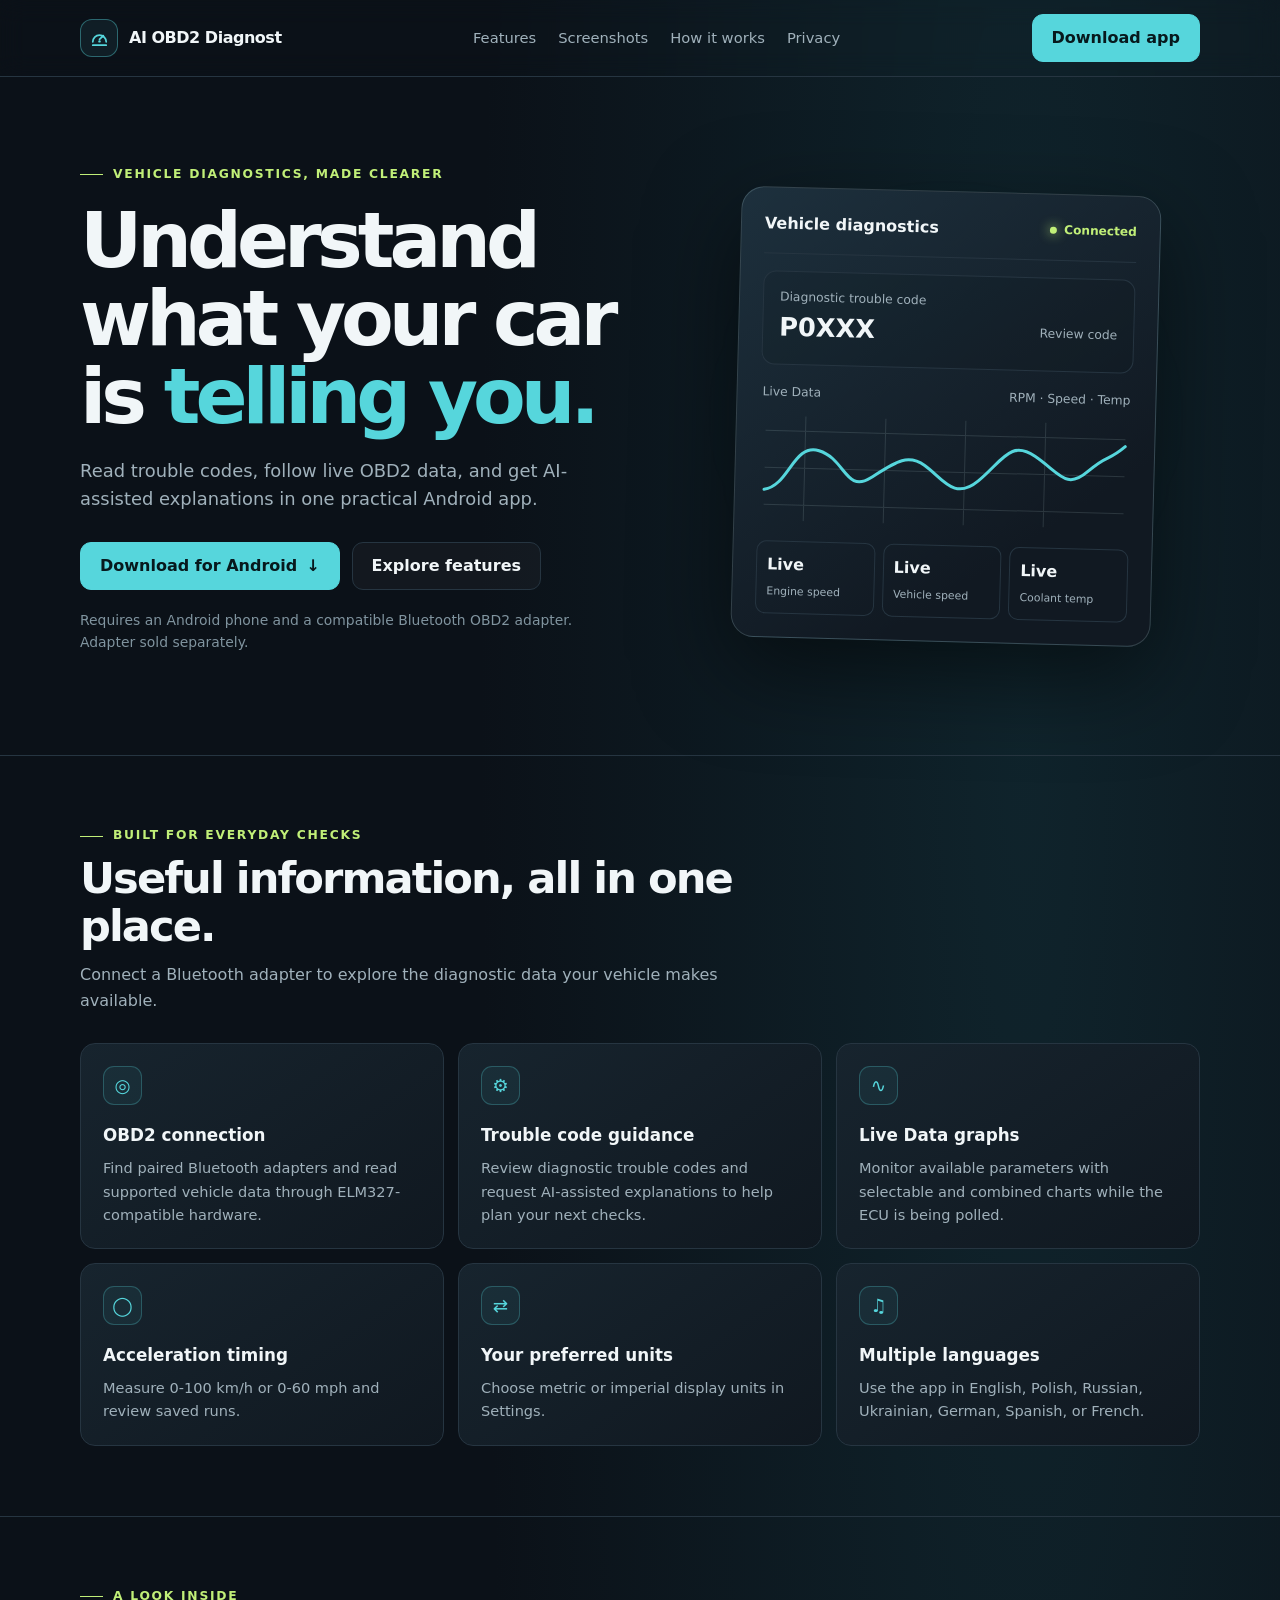
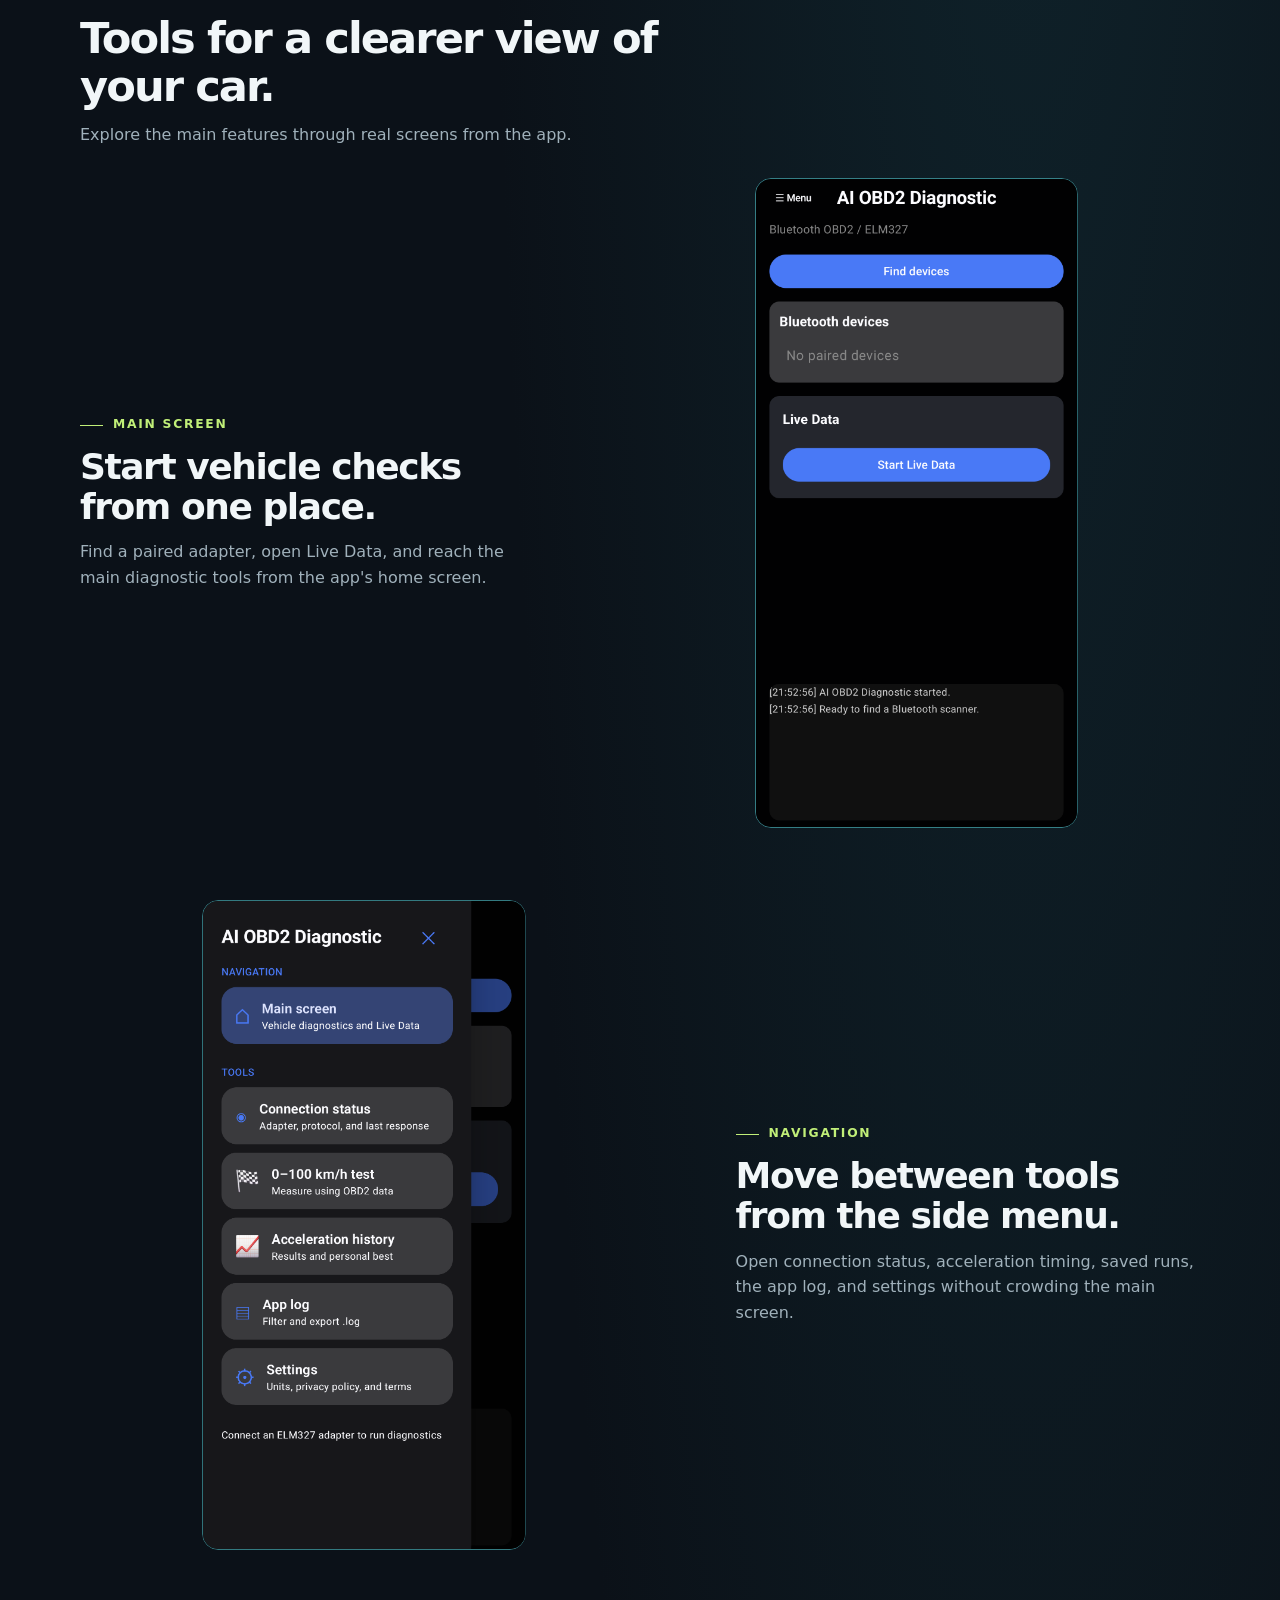
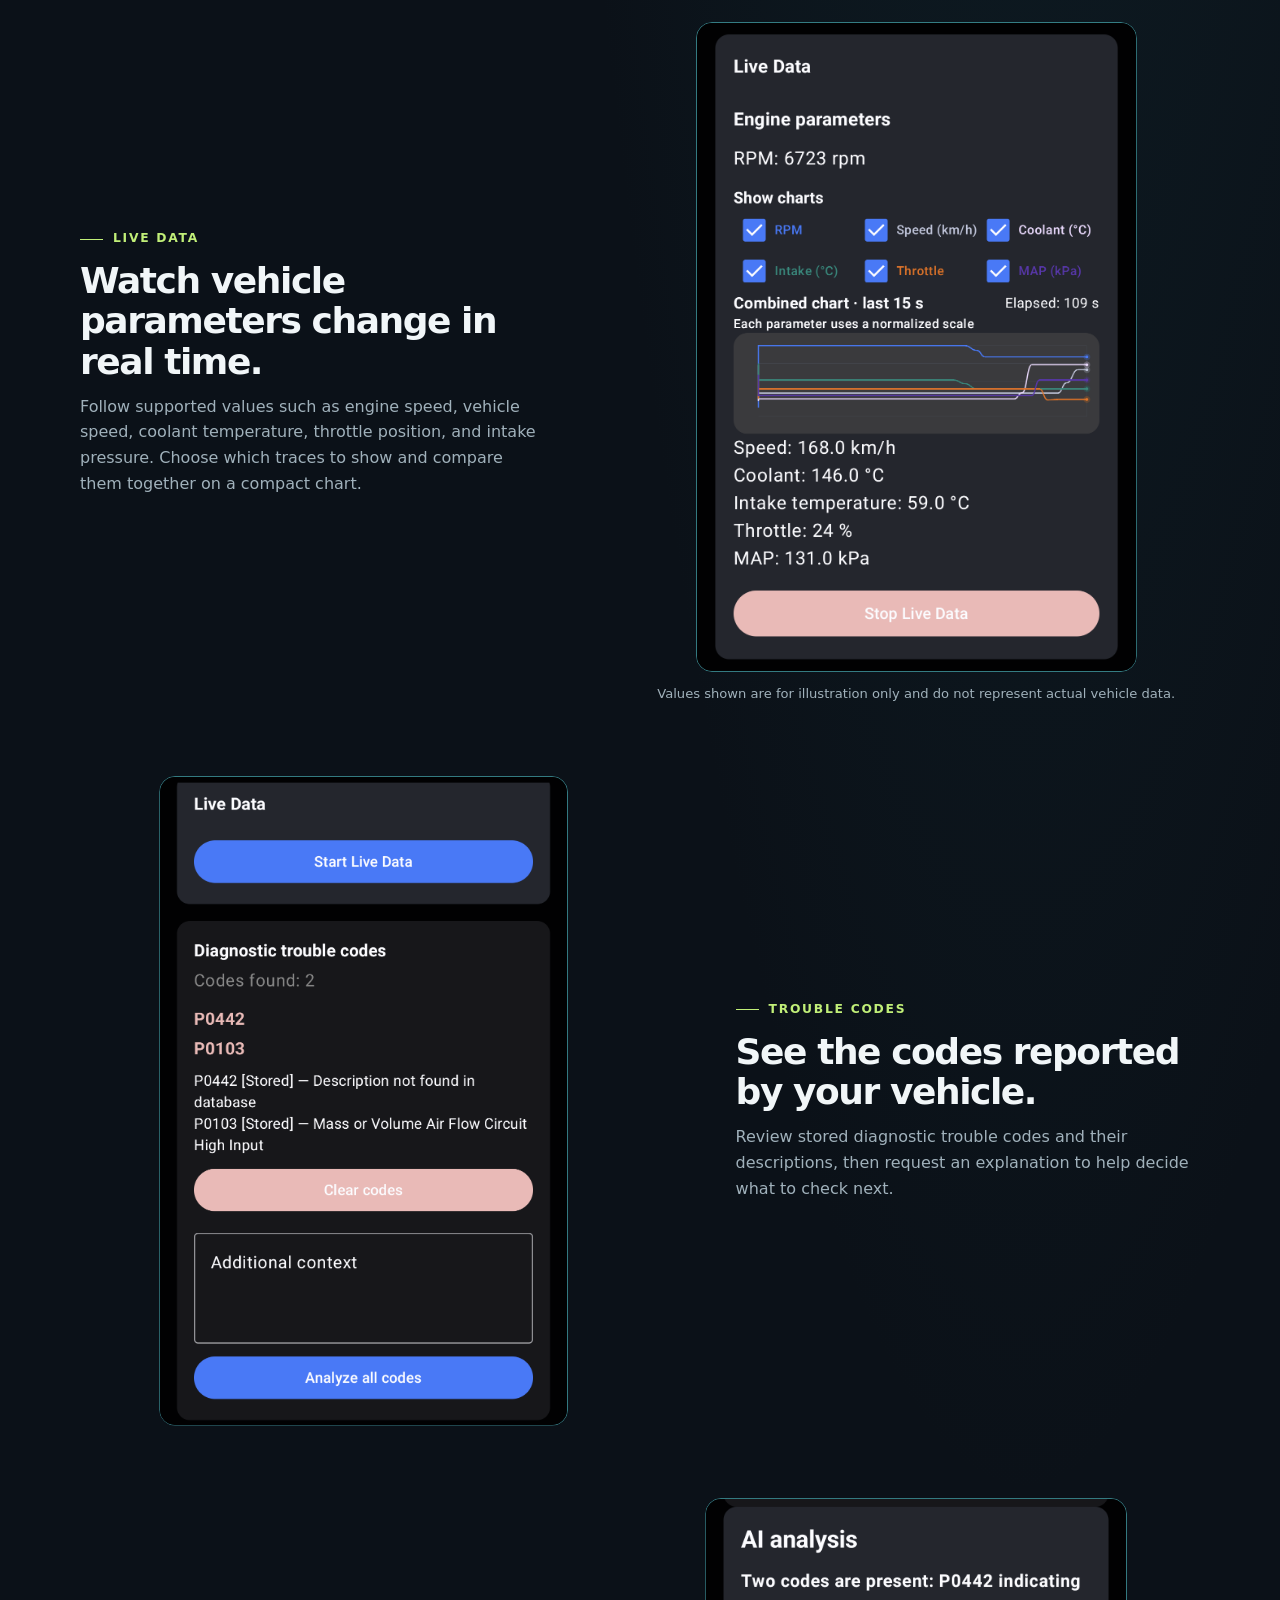
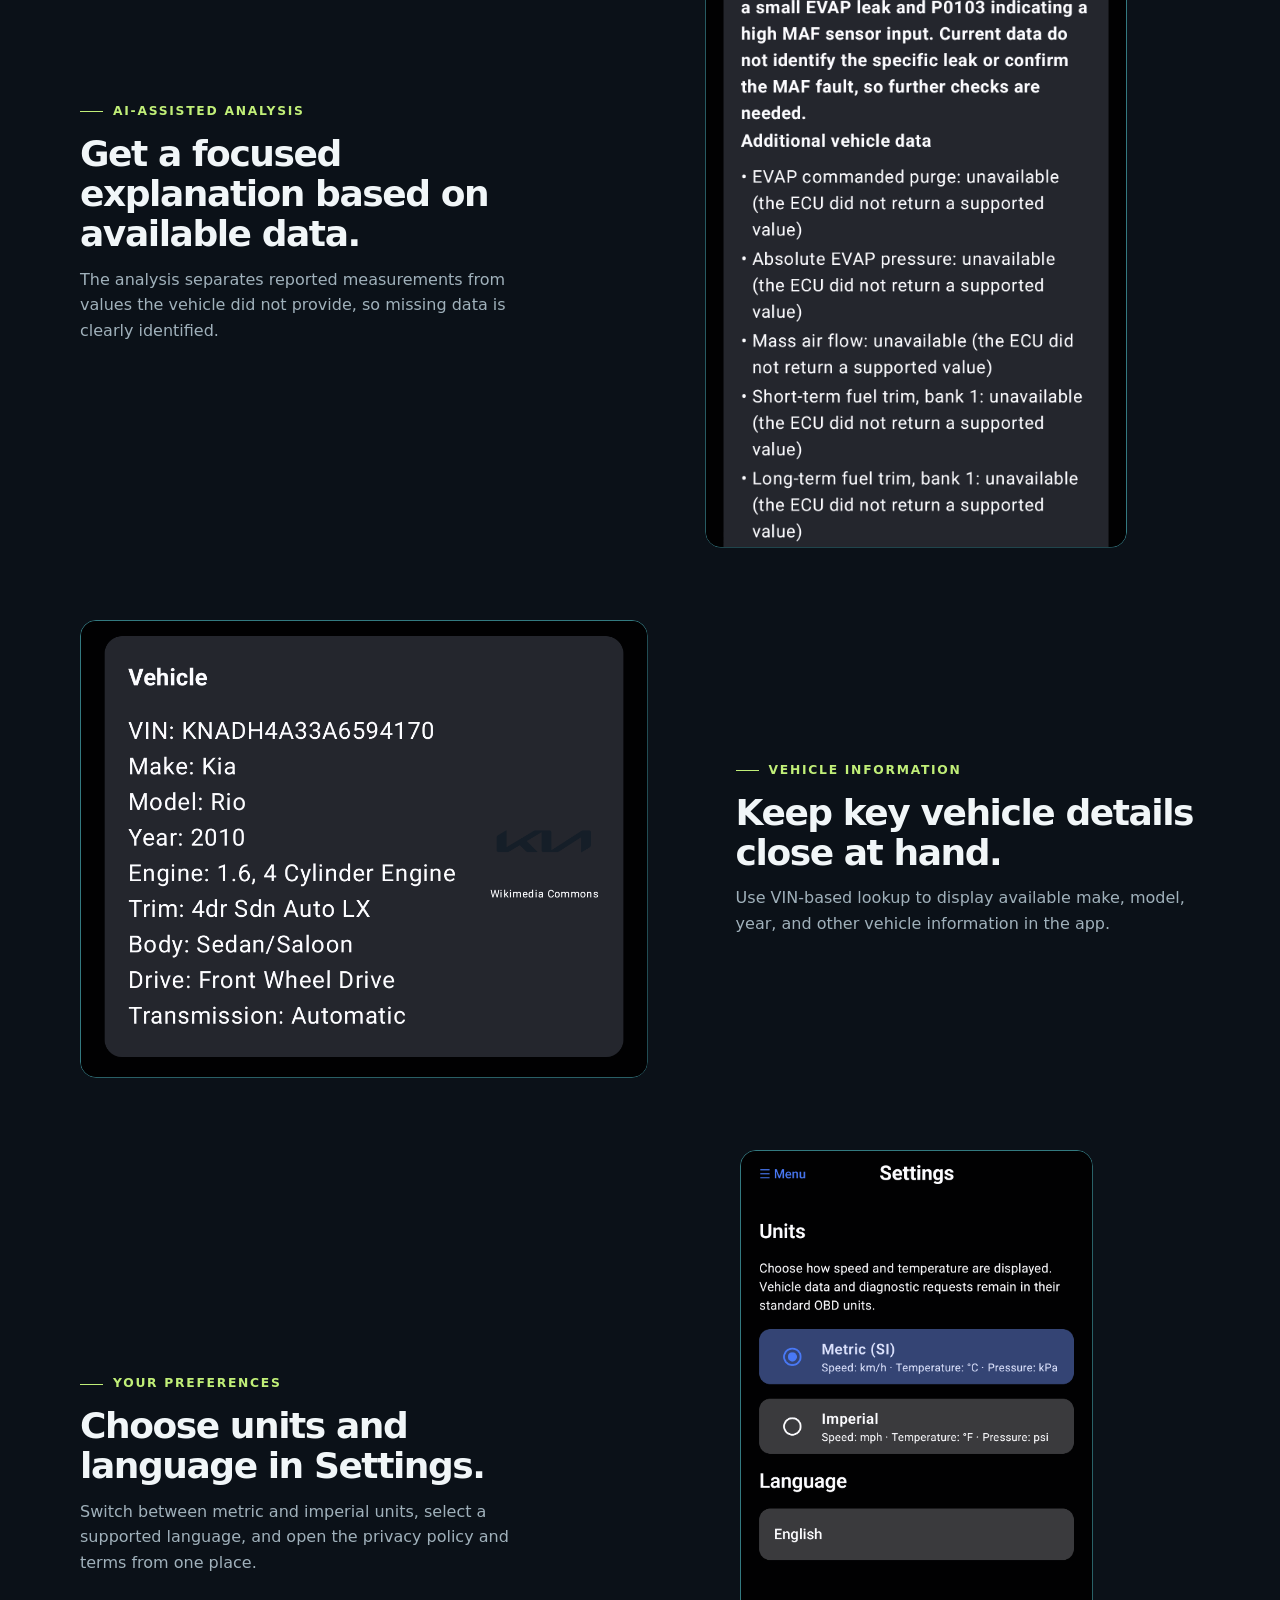
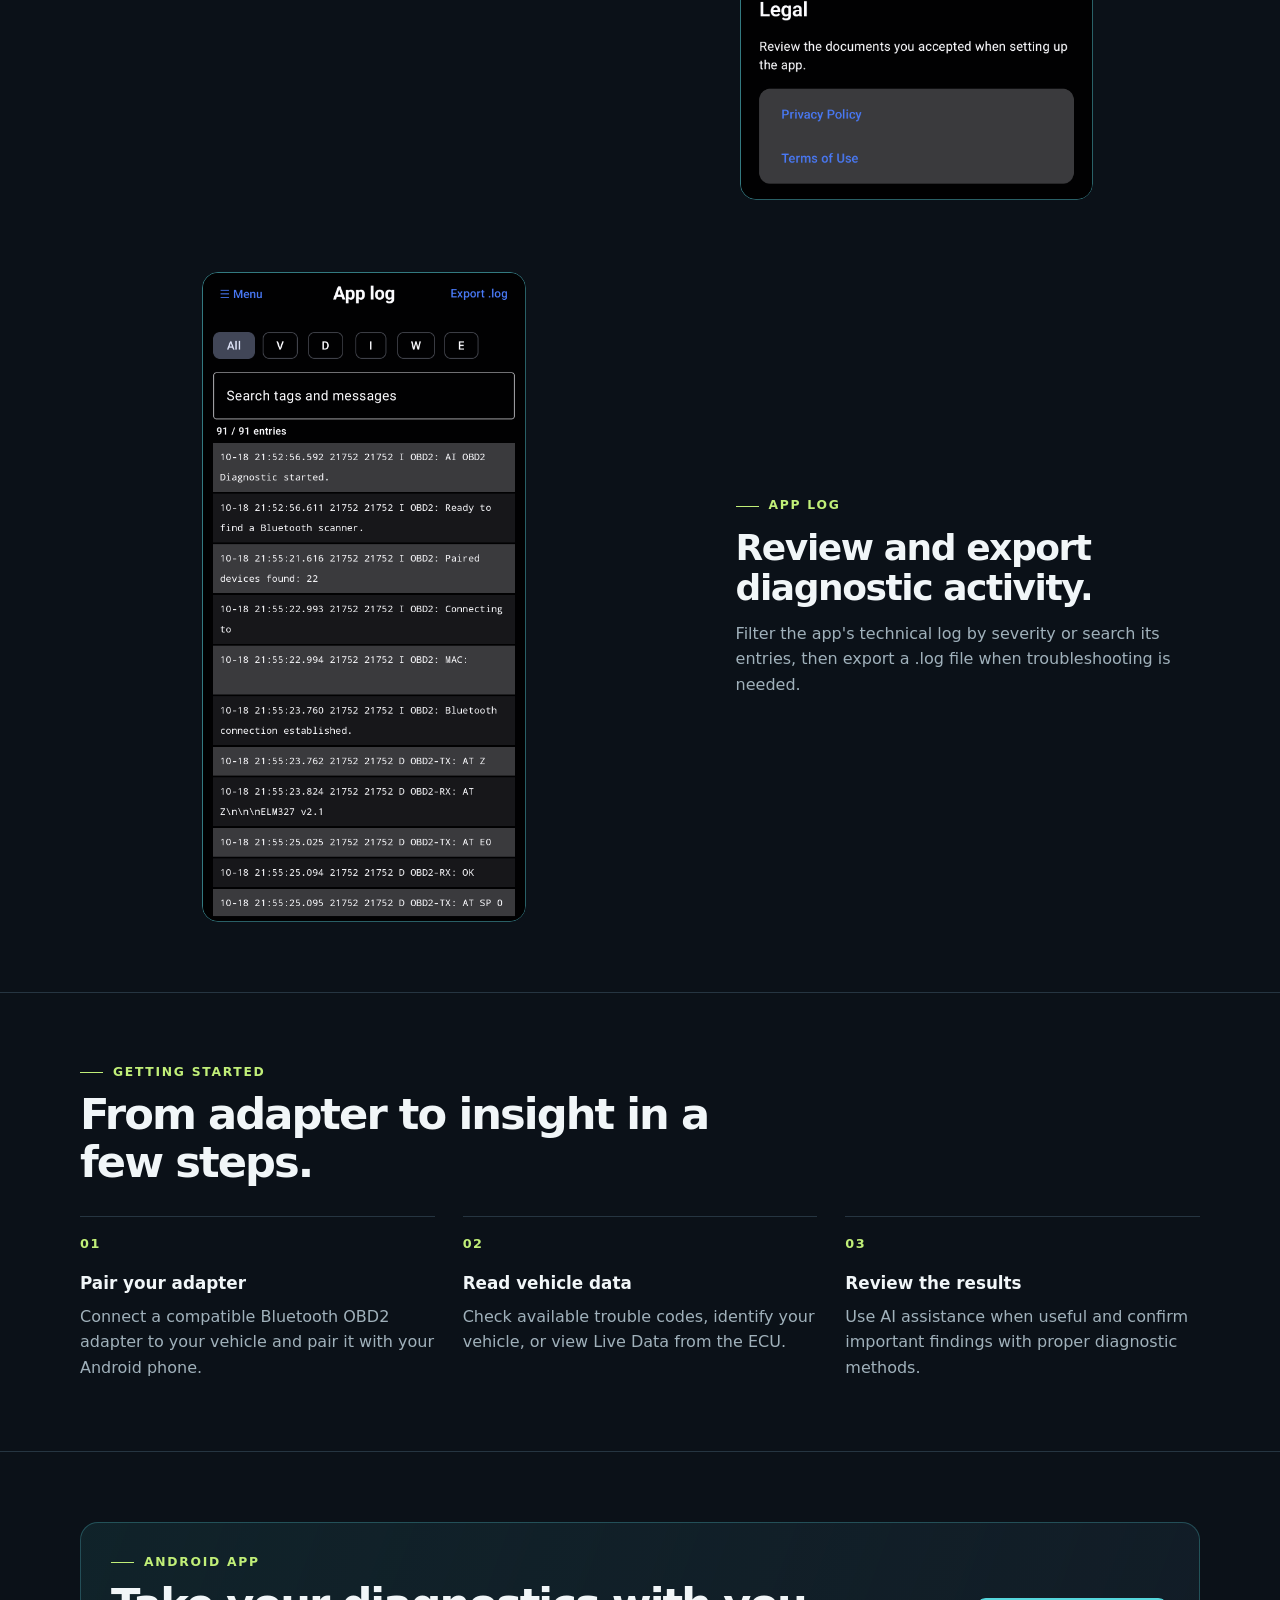
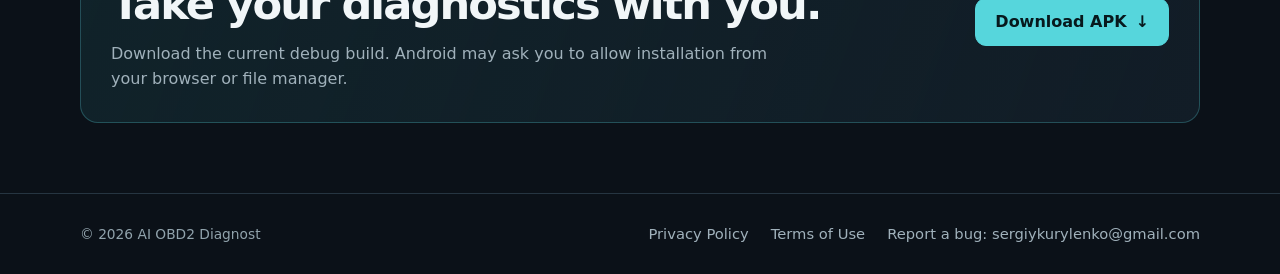
<file: obd2/index.html>
<!doctype html>
<html lang="en">
<head>
  <meta charset="utf-8">
  <meta name="viewport" content="width=device-width, initial-scale=1">
  <link rel="icon" type="image/png" href="assets/icon/icon.png">
  <meta name="theme-color" content="#0b1118">
  <meta name="description" content="Read OBD2 trouble codes, view live vehicle data, and get AI-assisted diagnostic explanations with AI OBD2 Diagnost.">
  <title>AI OBD2 Diagnost | Vehicle insights</title>
  <link rel="stylesheet" href="styles.css?v=9">
  <script src="script.js" defer></script>
</head>
<body>
  <header class="top">
    <nav class="wrap navigation" aria-label="Main navigation">
      <a class="brand" href="#top">
        <span class="logo" aria-hidden="true">
          <svg viewBox="0 0 24 24" fill="none">
            <path d="M5 15.5a7 7 0 1 1 14 0M12 13l4-4M5 19h14" stroke="currentColor" stroke-width="1.8" stroke-linecap="round" />
            <circle cx="12" cy="15" r="1.3" fill="currentColor" />
          </svg>
        </span>
        <span>AI OBD2 Diagnost</span>
      </a>
      <div class="navigation-links">
        <a href="#features">Features</a>
        <a href="#screenshots">Screenshots</a>
        <a href="#steps">How it works</a>
        <a href="legal.html#privacy-policy">Privacy</a>
      </div>
      <a class="button button-primary navigation-download" href="AI_OBD2_DIAGNOST_v0.1.apk" download>
        Download app
      </a>
    </nav>
  </header>

  <main id="top">
    <section class="hero wrap">
      <div class="hero-copy reveal">
        <div class="eyebrow">Vehicle diagnostics, made clearer</div>
        <h1>Understand what your car is <span>telling you.</span></h1>
        <p class="lead">
          Read trouble codes, follow live OBD2 data, and get AI-assisted explanations in one practical Android app.
        </p>
        <div class="actions">
          <a class="button button-primary" href="AI_OBD2_DIAGNOST_v0.1.apk" download>
            Download for Android <span aria-hidden="true">&#8595;</span>
          </a>
          <a class="button button-secondary" href="#features">Explore features</a>
        </div>
        <p class="note">
          Requires an Android phone and a compatible Bluetooth OBD2 adapter. Adapter sold separately.
        </p>
      </div>

      <div class="device" aria-label="Illustration of vehicle diagnostics">
        <div class="device-glow" aria-hidden="true"></div>
        <div class="mock-screen">
          <div class="mock-header">
            <span>Vehicle diagnostics</span>
            <span class="connected">Connected</span>
          </div>
          <div class="code-card">
            <div class="muted-label">Diagnostic trouble code</div>
            <div class="code-row">
              <span class="diagnostic-code">P0XXX</span>
              <span class="muted-label">Review code</span>
            </div>
          </div>
          <div class="chart-label">
            <span>Live Data</span>
            <span>RPM &#183; Speed &#183; Temp</span>
          </div>
          <svg class="chart" viewBox="0 0 360 105" role="img" aria-label="Illustrative live data chart">
            <path class="chart-grid" d="M0 15H360M0 52H360M0 89H360M40 0V105M120 0V105M200 0V105M280 0V105" />
            <path class="chart-line" d="M0 74C25 70 28 27 54 34S82 76 106 60 142 34 160 46 190 81 214 60 245 18 270 34 302 67 323 48 342 38 360 22" />
          </svg>
          <div class="metrics">
            <div class="metric"><b>Live</b><small>Engine speed</small></div>
            <div class="metric"><b>Live</b><small>Vehicle speed</small></div>
            <div class="metric"><b>Live</b><small>Coolant temp</small></div>
          </div>
        </div>
      </div>
    </section>

    <section class="section" id="features">
      <div class="wrap">
        <div class="section-heading reveal">
          <div class="eyebrow">Built for everyday checks</div>
          <h2>Useful information, all in one place.</h2>
          <p>Connect a Bluetooth adapter to explore the diagnostic data your vehicle makes available.</p>
        </div>
        <div class="features-grid">
          <article class="feature-card reveal">
            <div class="feature-icon" aria-hidden="true">&#9678;</div>
            <h3>OBD2 connection</h3>
            <p>Find paired Bluetooth adapters and read supported vehicle data through ELM327-compatible hardware.</p>
          </article>
          <article class="feature-card reveal">
            <div class="feature-icon" aria-hidden="true">&#9881;</div>
            <h3>Trouble code guidance</h3>
            <p>Review diagnostic trouble codes and request AI-assisted explanations to help plan your next checks.</p>
          </article>
          <article class="feature-card reveal">
            <div class="feature-icon" aria-hidden="true">&#8767;</div>
            <h3>Live Data graphs</h3>
            <p>Monitor available parameters with selectable and combined charts while the ECU is being polled.</p>
          </article>
          <article class="feature-card reveal">
            <div class="feature-icon" aria-hidden="true">&#9711;</div>
            <h3>Acceleration timing</h3>
            <p>Measure 0-100 km/h or 0-60 mph and review saved runs.</p>
          </article>
          <article class="feature-card reveal">
            <div class="feature-icon" aria-hidden="true">&#8644;</div>
            <h3>Your preferred units</h3>
            <p>Choose metric or imperial display units in Settings.</p>
          </article>
          <article class="feature-card reveal">
            <div class="feature-icon" aria-hidden="true">&#9835;</div>
            <h3>Multiple languages</h3>
            <p>Use the app in English, Polish, Russian, Ukrainian, German, Spanish, or French.</p>
          </article>
        </div>
      </div>
    </section>

    <section class="section" id="screenshots">
      <div class="wrap">
        <div class="section-heading reveal">
          <div class="eyebrow">A look inside</div>
          <h2>Tools for a clearer view of your car.</h2>
          <p>Explore the main features through real screens from the app.</p>
        </div>
        <div class="showcase-list">
          <article class="showcase-row reveal">
            <div class="showcase-copy">
              <div class="eyebrow">Main screen</div>
              <h3>Start vehicle checks from one place.</h3>
              <p>Find a paired adapter, open Live Data, and reach the main diagnostic tools from the app's home screen.</p>
            </div>
            <div class="showcase-media">
              <img src="screenshots/main.png" alt="Main screen with Bluetooth discovery and Live Data controls" loading="lazy">
            </div>
          </article>
          <article class="showcase-row showcase-row-reverse reveal">
            <div class="showcase-copy">
              <div class="eyebrow">Navigation</div>
              <h3>Move between tools from the side menu.</h3>
              <p>Open connection status, acceleration timing, saved runs, the app log, and settings without crowding the main screen.</p>
            </div>
            <div class="showcase-media">
              <img src="screenshots/menu.png" alt="Side menu with the app's diagnostic tools" loading="lazy">
            </div>
          </article>
          <article class="showcase-row reveal">
            <div class="showcase-copy">
              <div class="eyebrow">Live Data</div>
              <h3>Watch vehicle parameters change in real time.</h3>
              <p>Follow supported values such as engine speed, vehicle speed, coolant temperature, throttle position, and intake pressure. Choose which traces to show and compare them together on a compact chart.</p>
            </div>
            <div class="showcase-media">
              <img src="screenshots/live-data.png" alt="Live Data screen with selectable parameters and a combined chart" loading="lazy">
              <p class="image-note">Values shown are for illustration only and do not represent actual vehicle data.</p>
            </div>
          </article>
          <article class="showcase-row showcase-row-reverse reveal">
            <div class="showcase-copy">
              <div class="eyebrow">Trouble codes</div>
              <h3>See the codes reported by your vehicle.</h3>
              <p>Review stored diagnostic trouble codes and their descriptions, then request an explanation to help decide what to check next.</p>
            </div>
            <div class="showcase-media">
              <img src="screenshots/error-code.png" alt="Diagnostic trouble code list with analysis controls" loading="lazy">
            </div>
          </article>
          <article class="showcase-row reveal">
            <div class="showcase-copy">
              <div class="eyebrow">AI-assisted analysis</div>
              <h3>Get a focused explanation based on available data.</h3>
              <p>The analysis separates reported measurements from values the vehicle did not provide, so missing data is clearly identified.</p>
            </div>
            <div class="showcase-media">
              <img src="screenshots/ai-analysis.png" alt="AI diagnostic summary and unavailable vehicle data" loading="lazy">
            </div>
          </article>
          <article class="showcase-row showcase-row-reverse reveal">
            <div class="showcase-copy">
              <div class="eyebrow">Vehicle information</div>
              <h3>Keep key vehicle details close at hand.</h3>
              <p>Use VIN-based lookup to display available make, model, year, and other vehicle information in the app.</p>
            </div>
            <div class="showcase-media">
              <img src="screenshots/vin-analyzer.png" alt="Vehicle details displayed after VIN lookup" loading="lazy">
            </div>
          </article>
          <article class="showcase-row reveal">
            <div class="showcase-copy">
              <div class="eyebrow">Your preferences</div>
              <h3>Choose units and language in Settings.</h3>
              <p>Switch between metric and imperial units, select a supported language, and open the privacy policy and terms from one place.</p>
            </div>
            <div class="showcase-media">
              <img src="screenshots/settings.png" alt="Settings for units, language, privacy policy, and terms" loading="lazy">
            </div>
          </article>
          <article class="showcase-row showcase-row-reverse reveal">
            <div class="showcase-copy">
              <div class="eyebrow">App log</div>
              <h3>Review and export diagnostic activity.</h3>
              <p>Filter the app's technical log by severity or search its entries, then export a .log file when troubleshooting is needed.</p>
            </div>
            <div class="showcase-media">
              <img src="screenshots/app-log.png" alt="Application log with severity filters and export control" loading="lazy">
            </div>
          </article>
        </div>
      </div>
    </section>

    <section class="section" id="steps">
      <div class="wrap">
        <div class="section-heading reveal">
          <div class="eyebrow">Getting started</div>
          <h2>From adapter to insight in a few steps.</h2>
        </div>
        <div class="steps-grid">
          <article class="step-card reveal">
            <h3>Pair your adapter</h3>
            <p>Connect a compatible Bluetooth OBD2 adapter to your vehicle and pair it with your Android phone.</p>
          </article>
          <article class="step-card reveal">
            <h3>Read vehicle data</h3>
            <p>Check available trouble codes, identify your vehicle, or view Live Data from the ECU.</p>
          </article>
          <article class="step-card reveal">
            <h3>Review the results</h3>
            <p>Use AI assistance when useful and confirm important findings with proper diagnostic methods.</p>
          </article>
        </div>
      </div>
    </section>

    <section class="section">
      <div class="wrap download-panel reveal">
        <div>
          <div class="eyebrow">Android app</div>
          <h2>Take your diagnostics with you.</h2>
          <p>Download the current debug build. Android may ask you to allow installation from your browser or file manager.</p>
        </div>
        <a class="button button-primary" href="AI_OBD2_DIAGNOST_v0.1.apk" download>
          Download APK <span aria-hidden="true">&#8595;</span>
        </a>
      </div>
    </section>
  </main>

  <footer class="footer">
    <div class="wrap footer-content">
      <span>&copy; <span id="year"></span> AI OBD2 Diagnost</span>
      <div class="footer-links">
        <a href="legal.html#privacy-policy">Privacy Policy</a>
        <a href="legal.html#terms-of-use">Terms of Use</a>
        <a href="mailto:sergiykurylenko@gmail.com?subject=AI%20OBD2%20Diagnostic%20bug%20report">Report a bug: sergiykurylenko@gmail.com</a>
      </div>
    </div>
  </footer>
</body>
</html>
</file>
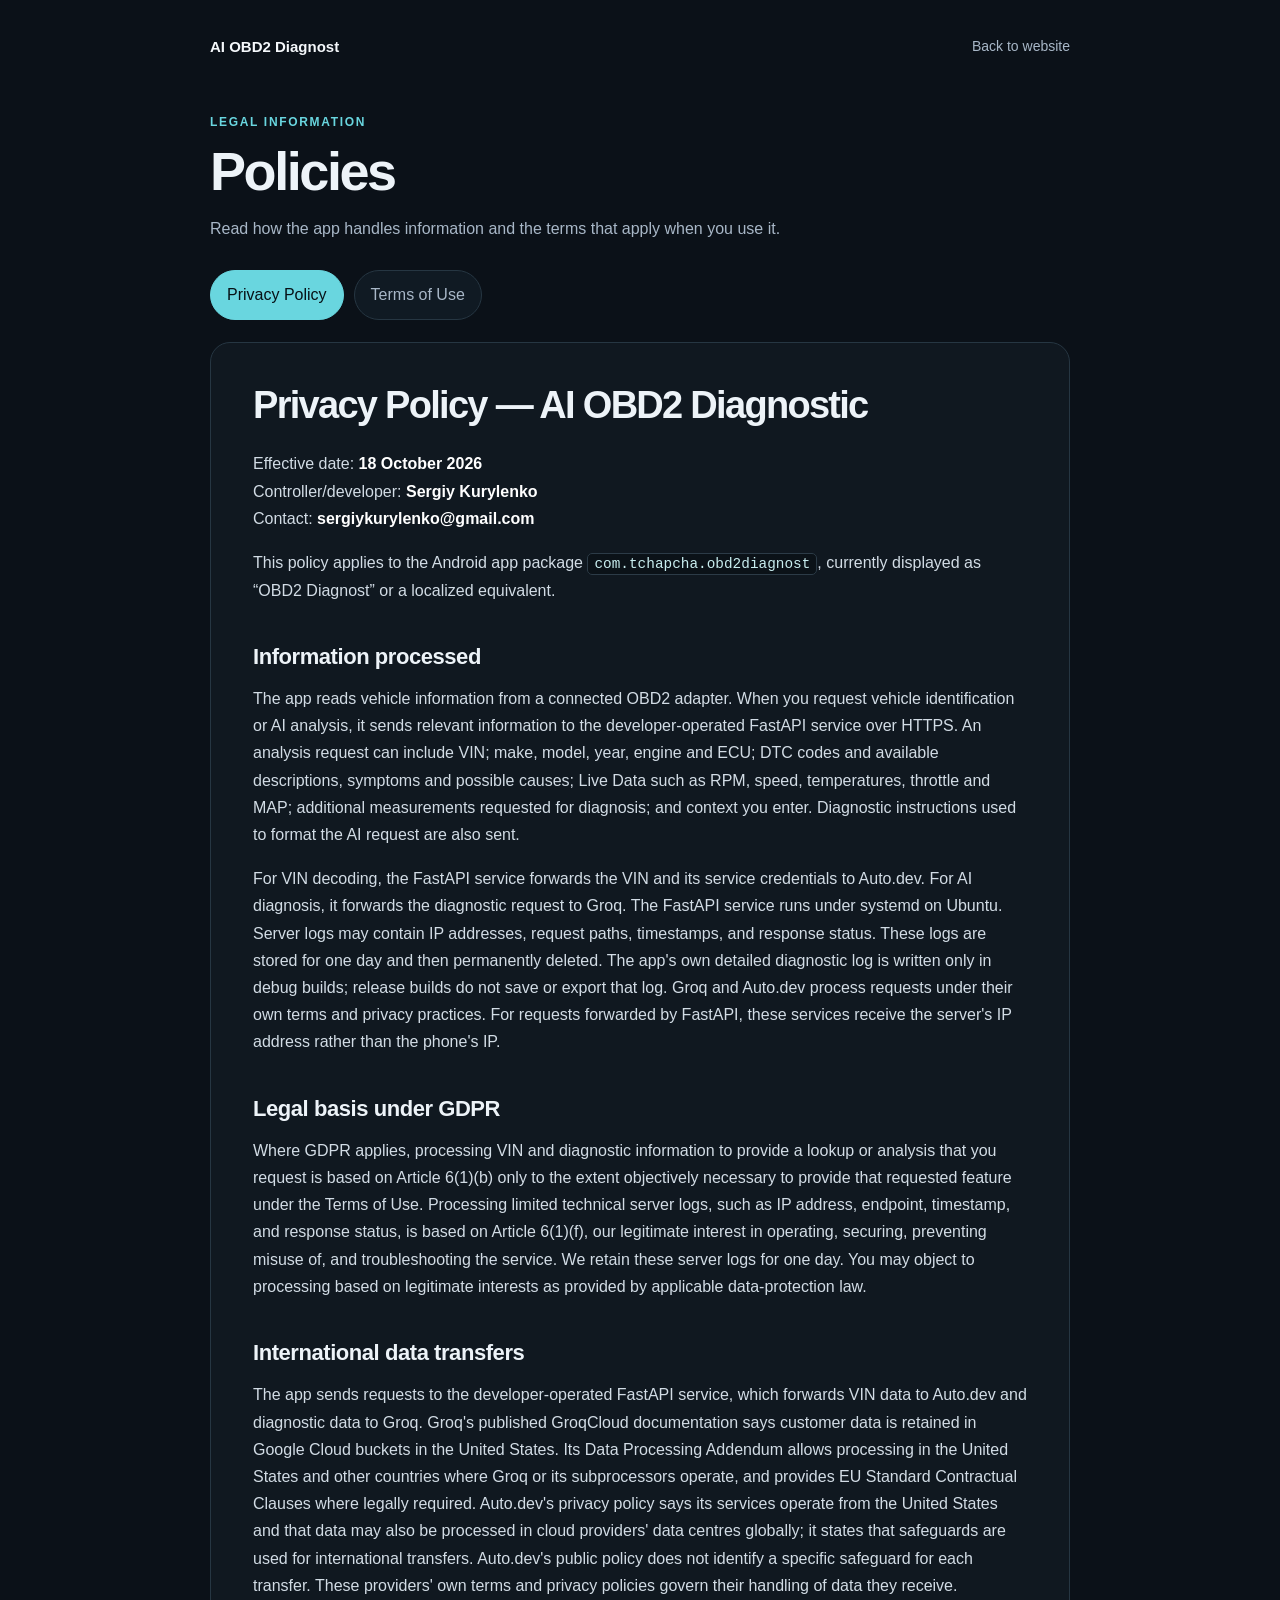
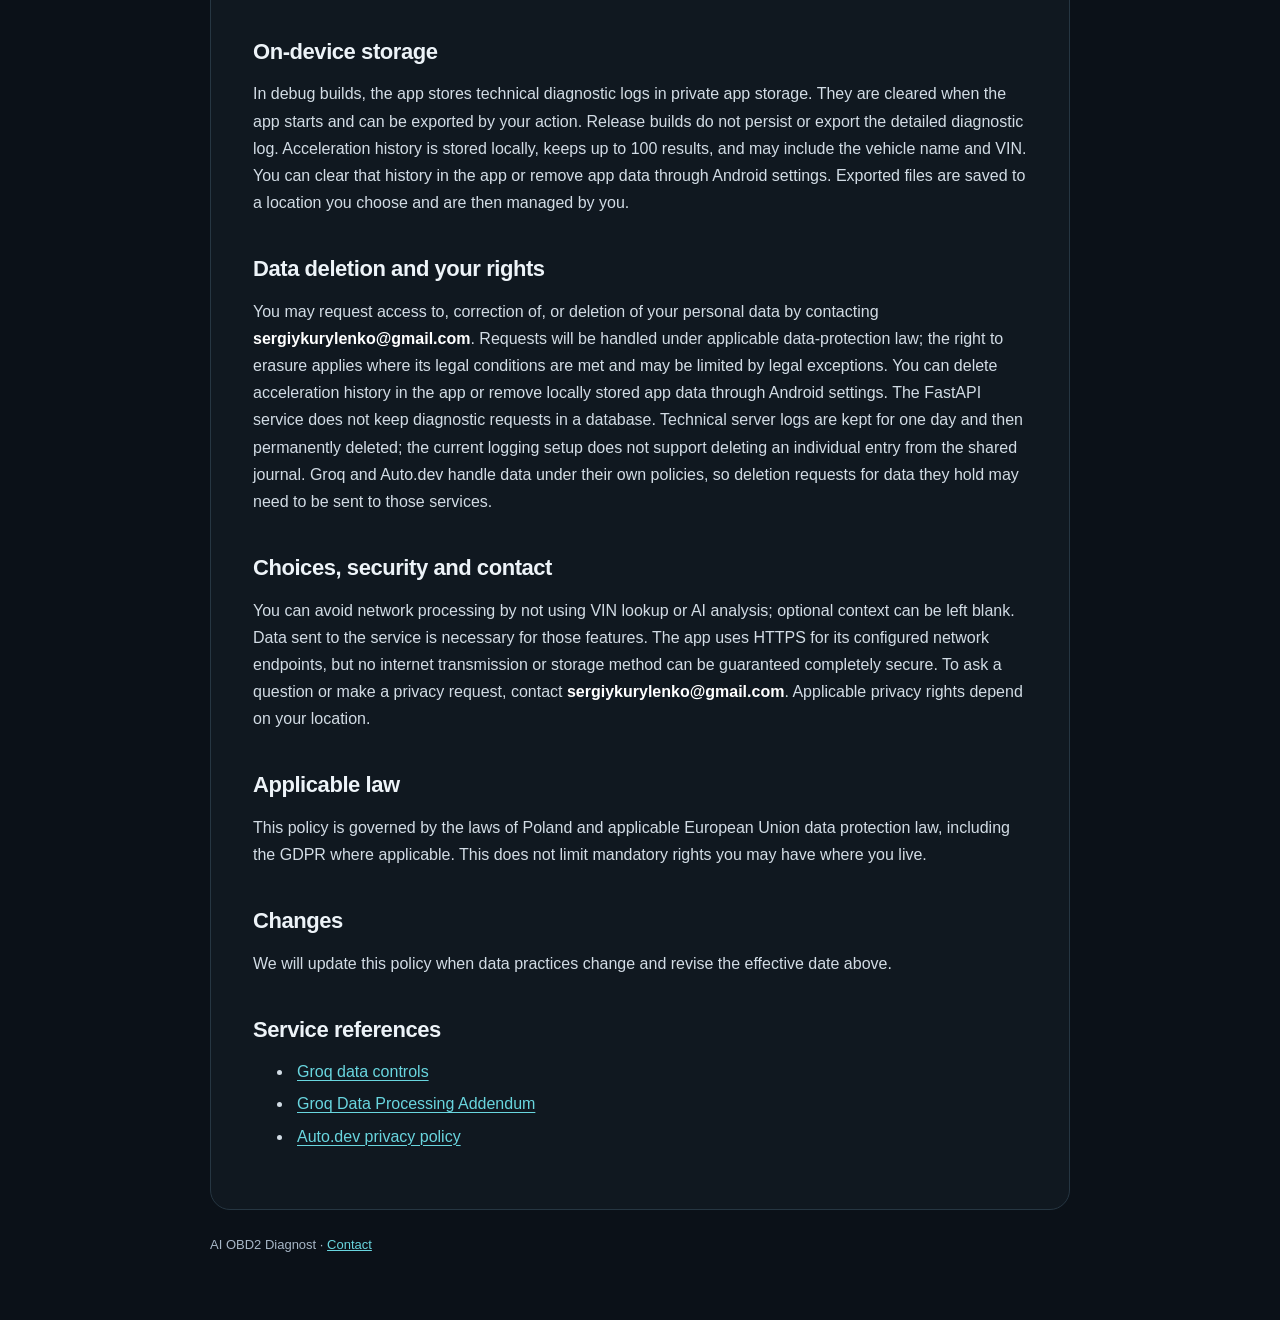
<file: obd2/legal.html>
<!doctype html>
<html lang="en">
<head>
  <meta charset="utf-8">
  <meta name="viewport" content="width=device-width, initial-scale=1">
  <link rel="icon" type="image/png" href="assets/icon/icon.png">
  <meta name="theme-color" content="#0b1118">
  <meta name="description" content="Privacy Policy and Terms of Use for AI OBD2 Diagnost.">
  <title>Policies | AI OBD2 Diagnost</title>
  <style>
    :root {
      color-scheme: dark;
      font-family: Inter, -apple-system, BlinkMacSystemFont, "Segoe UI", sans-serif;
      color: #edf3f8;
      background: #0b1118;
      font-synthesis: none;
      text-rendering: optimizeLegibility;
      --muted: #a8b7c7;
      --line: #263642;
      --accent: #69d6df;
    }
    * { box-sizing: border-box; }
    body { margin: 0; min-height: 100vh; line-height: 1.7; }
    a { color: var(--accent); }
    .page { width: min(860px, calc(100% - 36px)); margin: 0 auto; padding: 34px 0 64px; }
    .top { display: flex; align-items: center; justify-content: space-between; gap: 20px; margin-bottom: 52px; }
    .brand { color: #f5f8fb; font-size: 15px; font-weight: 700; text-decoration: none; }
    .back { color: var(--muted); font-size: 14px; text-decoration: none; }
    .back:hover, a:hover { color: #fff; }
    .eyebrow { margin: 0 0 10px; color: var(--accent); font-size: 12px; font-weight: 750; letter-spacing: .14em; text-transform: uppercase; }
    h1 { margin: 0; font-size: clamp(34px, 7vw, 54px); letter-spacing: -.045em; line-height: 1.1; }
    .intro { margin: 14px 0 28px; color: var(--muted); }
    .tabs { display: flex; flex-wrap: wrap; gap: 10px; margin: 0 0 22px; }
    .tab { padding: 10px 16px; border: 1px solid var(--line); border-radius: 999px; color: var(--muted); background: #101a23; font: inherit; cursor: pointer; transition: border-color .2s, color .2s, background .2s; }
    .tab:hover { border-color: #438d98; color: #fff; }
    .tab[aria-selected="true"] { border-color: var(--accent); color: #071116; background: var(--accent); }
    article { min-height: 300px; padding: clamp(22px, 5vw, 42px); border: 1px solid var(--line); border-radius: 20px; background: #101820; }
    article h1 { margin: 0 0 24px; font-size: clamp(27px, 5vw, 38px); }
    article h2 { margin: 34px 0 10px; font-size: 22px; letter-spacing: -.02em; }
    article h3 { margin: 26px 0 8px; font-size: 18px; }
    article p, article ul, article ol { margin: 0 0 17px; color: #d2dce5; }
    article li { margin: 5px 0; padding-left: 4px; }
    article strong { color: #fff; }
    article code { padding: 2px 6px; border: 1px solid #2c3b47; border-radius: 5px; color: #c9eef0; background: #0b1218; font-family: ui-monospace, SFMono-Regular, Consolas, monospace; font-size: .9em; }
    article a { text-decoration-thickness: 1px; text-underline-offset: 3px; }
    .status { color: var(--muted); }
    .status[hidden], article[hidden] { display: none; }
    footer { margin-top: 24px; color: var(--muted); font-size: 13px; }
    @media (max-width: 520px) { .page { padding-top: 22px; } .top { margin-bottom: 38px; } }
  </style>
</head>
<body>
  <div class="page">
    <header class="top">
      <a class="brand" href="index.html">AI OBD2 Diagnost</a>
      <a class="back" href="index.html">Back to website</a>
    </header>
    <main>
      <p class="eyebrow">Legal information</p>
      <h1>Policies</h1>
      <p class="intro">Read how the app handles information and the terms that apply when you use it.</p>
      <nav class="tabs" aria-label="Select a document">
        <button class="tab" id="privacy-tab" type="button" role="tab" aria-controls="privacy-document">Privacy Policy</button>
        <button class="tab" id="terms-tab" type="button" role="tab" aria-controls="terms-document">Terms of Use</button>
      </nav>
      <p class="status" id="status" role="status">Loading documentвЂ¦</p>
      <article id="privacy-document" aria-labelledby="privacy-tab" hidden></article>
      <article id="terms-document" aria-labelledby="terms-tab" hidden></article>
    </main>
    <footer>AI OBD2 Diagnost · <a href="mailto:sergiykurylenko@gmail.com">Contact</a></footer>
  </div>
  <script>
    const documents = {
      privacy: { file: "privacy-policy.md", tab: "privacy-tab", panel: "privacy-document" },
      terms: { file: "terms-of-use.md", tab: "terms-tab", panel: "terms-document" }
    };

    function escapeHtml(value) {
      return value.replace(/[&<>"']/g, character => ({ "&": "&amp;", "<": "&lt;", ">": "&gt;", "\"": "&quot;", "'": "&#39;" })[character]);
    }

    function renderInline(value) {
      let html = escapeHtml(value);
      html = html.replace(/`([^`]+)`/g, "<code>$1</code>");
      html = html.replace(/\*\*(.+?)\*\*/g, "<strong>$1</strong>");
      html = html.replace(/\*([^*]+)\*/g, "<em>$1</em>");
      html = html.replace(/\[([^\]]+)\]\((https?:\/\/[^\s)]+|mailto:[^\s)]+)\)/g,
        '<a href="$2" target="_blank" rel="noopener noreferrer">$1</a>');
      return html;
    }

    function renderMarkdown(markdown) {
      const lines = markdown.replace(/\r/g, "").split("\n");
      const output = [];
      let paragraph = [];
      let listType = "";
      const closeList = () => {
        if (listType) output.push(`</${listType}>`);
        listType = "";
      };
      const flushParagraph = () => {
        if (paragraph.length) output.push(`<p>${paragraph.map(renderInline).join("<br>")}</p>`);
        paragraph = [];
      };

      for (const line of lines) {
        const heading = line.match(/^(#{1,3})\s+(.+)$/);
        const item = line.match(/^\s*[-*+]\s+(.+)$/);
        const numbered = line.match(/^\s*\d+\.\s+(.+)$/);
        if (heading) {
          flushParagraph(); closeList();
          const level = heading[1].length;
          const title = heading[2];
          const id = title.toLowerCase().replace(/[^a-z0-9]+/g, "-").replace(/^-|-$/g, "");
          output.push(`<h${level} id="${id}">${renderInline(title)}</h${level}>`);
        } else if (item || numbered) {
          flushParagraph();
          const nextType = item ? "ul" : "ol";
          if (listType !== nextType) { closeList(); output.push(`<${nextType}>`); listType = nextType; }
          output.push(`<li>${renderInline((item || numbered)[1])}</li>`);
        } else if (!line.trim()) {
          flushParagraph(); closeList();
        } else {
          closeList(); paragraph.push(line.trim());
        }
      }
      flushParagraph(); closeList();
      return output.join("\n");
    }

    async function showDocument(name) {
      const selected = documents[name] ? name : "privacy";
      const status = document.getElementById("status");
      for (const [key, documentInfo] of Object.entries(documents)) {
        const active = key === selected;
        document.getElementById(documentInfo.tab).setAttribute("aria-selected", String(active));
        document.getElementById(documentInfo.tab).setAttribute("tabindex", active ? "0" : "-1");
        document.getElementById(documentInfo.panel).hidden = !active;
      }
      const selectedInfo = documents[selected];
      const panel = document.getElementById(selectedInfo.panel);
      if (panel.dataset.loaded === "true") { status.hidden = true; return; }
      status.hidden = false;
      status.textContent = "Loading documentвЂ¦";
      try {
        const response = await fetch(selectedInfo.file);
        if (!response.ok) throw new Error(`HTTP ${response.status}`);
        panel.innerHTML = renderMarkdown(await response.text());
        panel.dataset.loaded = "true";
        status.hidden = true;
      } catch (error) {
        status.textContent = `Could not load ${selectedInfo.file}. Make sure the Markdown file is published beside this page.`;
      }
    }

    document.getElementById("privacy-tab").addEventListener("click", () => {
      history.replaceState(null, "", "#privacy-policy"); showDocument("privacy");
    });
    document.getElementById("terms-tab").addEventListener("click", () => {
      history.replaceState(null, "", "#terms-of-use"); showDocument("terms");
    });
    const initialDocument = location.hash === "#terms-of-use" ? "terms" : "privacy";
    showDocument(initialDocument);
  </script>
</body>
</html>
</file>
<file: obd2/styles.css>
﻿:root {
  color-scheme: dark;
  --background: #0b1118;
  --panel: #121d27;
  --line: #263541;
  --text: #f1f6f8;
  --muted: #a0b1bb;
  --cyan: #56d6dc;
  --lime: #c1ef78;
  --content-width: 1120px;
}

* { box-sizing: border-box; }
html { scroll-behavior: smooth; }
body {
  margin: 0;
  background: radial-gradient(ellipse at 80% 8%, #16404a66, transparent 34rem), var(--background);
  color: var(--text);
  font: 16px/1.6 Inter, system-ui, -apple-system, "Segoe UI", sans-serif;
}
a { color: inherit; }
.wrap { width: min(var(--content-width), calc(100% - 40px)); margin-inline: auto; }
.top { border-bottom: 1px solid var(--line); backdrop-filter: blur(12px); }
.navigation { min-height: 76px; display: flex; align-items: center; justify-content: space-between; gap: 20px; }
.brand { display: flex; align-items: center; gap: 11px; text-decoration: none; font-weight: 800; letter-spacing: -.03em; }
.logo { width: 38px; height: 38px; display: grid; place-items: center; border: 1px solid #56d6dc66; border-radius: 12px; color: var(--cyan); background: #56d6dc12; }
.logo svg { width: 23px; }
.navigation-links, .footer-links { display: flex; align-items: center; gap: 22px; color: var(--muted); font-size: .92rem; }
.navigation-links a, .footer-links a { text-decoration: none; }
.navigation-links a:hover, .footer-links a:hover { color: var(--cyan); }
.button { min-height: 48px; display: inline-flex; align-items: center; justify-content: center; gap: 9px; padding: 0 19px; border: 1px solid var(--line); border-radius: 11px; text-decoration: none; font-weight: 750; transition: transform .2s ease, border-color .2s ease, box-shadow .2s ease; }
.button:hover { transform: translateY(-3px); border-color: var(--cyan); box-shadow: 0 9px 28px #56d6dc22; }
.button-primary { border-color: var(--cyan); background: var(--cyan); color: #07191d; }
.button-secondary { background: #ffffff08; }
.hero { display: grid; grid-template-columns: 1.04fr .96fr; align-items: center; gap: 60px; padding-block: 88px; }
.eyebrow { display: flex; align-items: center; gap: 10px; color: var(--lime); font-size: .77rem; font-weight: 800; letter-spacing: .14em; text-transform: uppercase; }
.eyebrow::before { width: 23px; height: 1px; background: currentColor; content: ""; }
h1 { max-width: 650px; margin: 17px 0 20px; font-size: clamp(2.8rem, 6vw, 5rem); line-height: 1.02; letter-spacing: -.065em; }
h1 span { color: var(--cyan); }
.lead { max-width: 550px; color: var(--muted); font-size: 1.12rem; }
.actions { display: flex; flex-wrap: wrap; gap: 12px; margin-top: 28px; }
.note { margin-top: 19px; color: #80949f; font-size: .87rem; }
.device { position: relative; min-height: 400px; display: grid; place-items: center; animation: float 6s ease-in-out infinite; }
.device-glow { position: absolute; width: 280px; height: 280px; border-radius: 50%; background: #56d6dc27; filter: blur(50px); animation: pulse 4s ease-in-out infinite; }
.mock-screen { position: relative; width: min(100%, 420px); padding: 23px; border: 1px solid #b8d9e233; border-radius: 23px; background: linear-gradient(145deg, #1d303d, #111922 75%); box-shadow: 0 30px 90px #0008; transform: rotate(1.5deg); }
.mock-header, .code-row, .chart-label { display: flex; align-items: center; justify-content: space-between; gap: 12px; }
.mock-header { padding-bottom: 16px; border-bottom: 1px solid var(--line); font-weight: 750; }
.connected { color: var(--lime); font-size: .76rem; }
.connected::before { display: inline-block; width: 7px; height: 7px; margin-right: 7px; border-radius: 50%; background: currentColor; box-shadow: 0 0 12px currentColor; content: ""; }
.code-card { margin-top: 17px; padding: 16px; border: 1px solid var(--line); border-radius: 13px; background: #050b101c; }
.muted-label { color: var(--muted); font-size: .77rem; }
.diagnostic-code { font-size: 1.6rem; font-weight: 850; }
.chart-label { margin: 18px 2px 0; color: var(--muted); font-size: .77rem; }
.chart { width: 100%; height: 105px; margin-top: 13px; }
.chart-grid { fill: none; stroke: #d4eef022; stroke-width: 1; }
.chart-line { fill: none; stroke: var(--cyan); stroke-width: 3; stroke-linecap: round; stroke-linejoin: round; stroke-dasharray: 500; stroke-dashoffset: 500; animation: draw 2s .3s ease forwards; }
.metrics { display: grid; grid-template-columns: repeat(3, 1fr); gap: 8px; margin-top: 12px; }
.metric { padding: 10px; border: 1px solid var(--line); border-radius: 10px; }
.metric b { display: block; }
.metric small { color: var(--muted); font-size: .68rem; }
.section { padding-block: 70px; border-top: 1px solid var(--line); scroll-margin-top: 25px; }
.section-heading { max-width: 680px; margin-bottom: 30px; }
.section h2 { margin: 9px 0 12px; font-size: clamp(1.9rem, 4vw, 2.7rem); line-height: 1.1; letter-spacing: -.045em; }
.section-heading p, .feature-card p, .step-card p, .download-panel p { margin: 0; color: var(--muted); }
.features-grid { display: grid; grid-template-columns: repeat(3, 1fr); gap: 14px; }
.feature-card { position: relative; padding: 22px; border: 1px solid var(--line); border-radius: 15px; background: linear-gradient(145deg, #17242e, #101820); transition: transform .25s ease; }
.feature-card::after { position: absolute; inset: 0; border: 1px solid var(--cyan); border-radius: inherit; opacity: 0; pointer-events: none; content: ""; transition: opacity .3s ease; }
.feature-card:hover { transform: translateY(-4px); }
.feature-card:hover::after { opacity: .8; }
.feature-icon { width: 39px; height: 39px; display: grid; place-items: center; margin-bottom: 17px; border: 1px solid #56d6dc44; border-radius: 11px; color: var(--cyan); background: #56d6dc10; font-size: 1.15rem; }
.feature-card h3, .step-card h3 { margin: 0 0 7px; font-size: 1.05rem; }
.feature-card p { font-size: .91rem; }
.showcase-list { display: grid; gap: 72px; }
.showcase-row { display: grid; grid-template-columns: minmax(0, .9fr) minmax(0, 1.1fr); grid-template-areas: "copy media"; align-items: center; gap: clamp(30px, 7vw, 88px); }
.showcase-row-reverse { grid-template-columns: minmax(0, 1.1fr) minmax(0, .9fr); grid-template-areas: "media copy"; }
.showcase-copy { grid-area: copy; }
.showcase-copy h3 { margin: 12px 0; font-size: clamp(1.6rem, 3vw, 2.25rem); line-height: 1.12; letter-spacing: -.04em; }
.showcase-copy p { max-width: 470px; margin: 0; color: var(--muted); font-size: 1rem; }
.showcase-media { grid-area: media; min-width: 0; display: flex; flex-direction: column; align-items: center; }
#screenshots .showcase-row img { width: auto; max-width: 100%; height: auto; max-height: 650px; display: block; border: 1px solid #56d6dc88; border-radius: 16px; clip-path: inset(0 round 16px); object-fit: contain; transition: border-color .3s ease, box-shadow .3s ease; }
#screenshots .showcase-row img:hover { border-color: var(--cyan); box-shadow: 0 0 24px #56d6dc1c; }
.image-note { width: 100%; max-width: 650px; margin: 12px auto 0; color: var(--muted); font-size: .82rem; line-height: 1.5; text-align: center; }
.steps-grid { display: grid; grid-template-columns: repeat(3, 1fr); gap: 28px; counter-reset: step; }
.step-card { padding-top: 17px; border-top: 1px solid var(--line); counter-increment: step; }
.step-card::before { display: block; margin-bottom: 15px; color: var(--lime); content: "0" counter(step); font-size: .8rem; font-weight: 850; letter-spacing: .12em; }
.download-panel { display: flex; align-items: center; justify-content: space-between; gap: 28px; padding: 30px; border: 1px solid #56d6dc44; border-radius: 18px; background: linear-gradient(110deg, #20545b44, #121d27); }
.download-panel p { max-width: 680px; }
.footer { padding-block: 28px; border-top: 1px solid var(--line); color: #91a3ac; font-size: .86rem; }
.footer-content { display: flex; align-items: center; justify-content: space-between; gap: 20px; }
.footer-links { flex-wrap: wrap; }
.reveal { opacity: 0; transform: translateY(22px); transition: opacity .7s ease, transform .7s ease; }
.reveal.visible { opacity: 1; transform: translateY(0); }
.feature-card.reveal.visible:hover { transform: translateY(-4px); }
@keyframes float { 0%, 100% { transform: translateY(0); } 50% { transform: translateY(-10px); } }
@keyframes pulse { 0%, 100% { opacity: .65; transform: scale(.94); } 50% { opacity: 1; transform: scale(1.08); } }
@keyframes draw { to { stroke-dashoffset: 0; } }
@media (max-width: 800px) {
  .hero { grid-template-columns: 1fr; gap: 25px; padding-block: 60px; }
  .device { min-height: 350px; }
  .features-grid { grid-template-columns: repeat(2, 1fr); }
  .showcase-row, .showcase-row-reverse { gap: 25px; }
}
@media (max-width: 560px) {
  .wrap { width: calc(100% - 32px); }
  .navigation { min-height: 68px; }
  .navigation-links { gap: 13px; font-size: .8rem; }
  .navigation-links a:nth-child(2) { display: none; }
  .navigation-download { display: none; }
  h1 { font-size: clamp(2.7rem, 13vw, 4rem); }
  .features-grid, .steps-grid { grid-template-columns: 1fr; }
  .showcase-list { gap: 50px; }
  .showcase-row, .showcase-row-reverse { grid-template-columns: 1fr; grid-template-areas: "copy" "media"; gap: 21px; }
  #screenshots .showcase-row img { border-radius: 12px; clip-path: inset(0 round 12px); }
  .download-panel { align-items: flex-start; flex-direction: column; padding: 23px; }
  .footer-content { align-items: flex-start; flex-direction: column; }
  .mock-screen { padding: 17px; }
}
@media (prefers-reduced-motion: reduce) {
  html { scroll-behavior: auto; }
  *, *::before, *::after { animation-duration: .01ms !important; animation-iteration-count: 1 !important; transition-duration: .01ms !important; }
  .reveal { opacity: 1; transform: none; }
}
</file>
